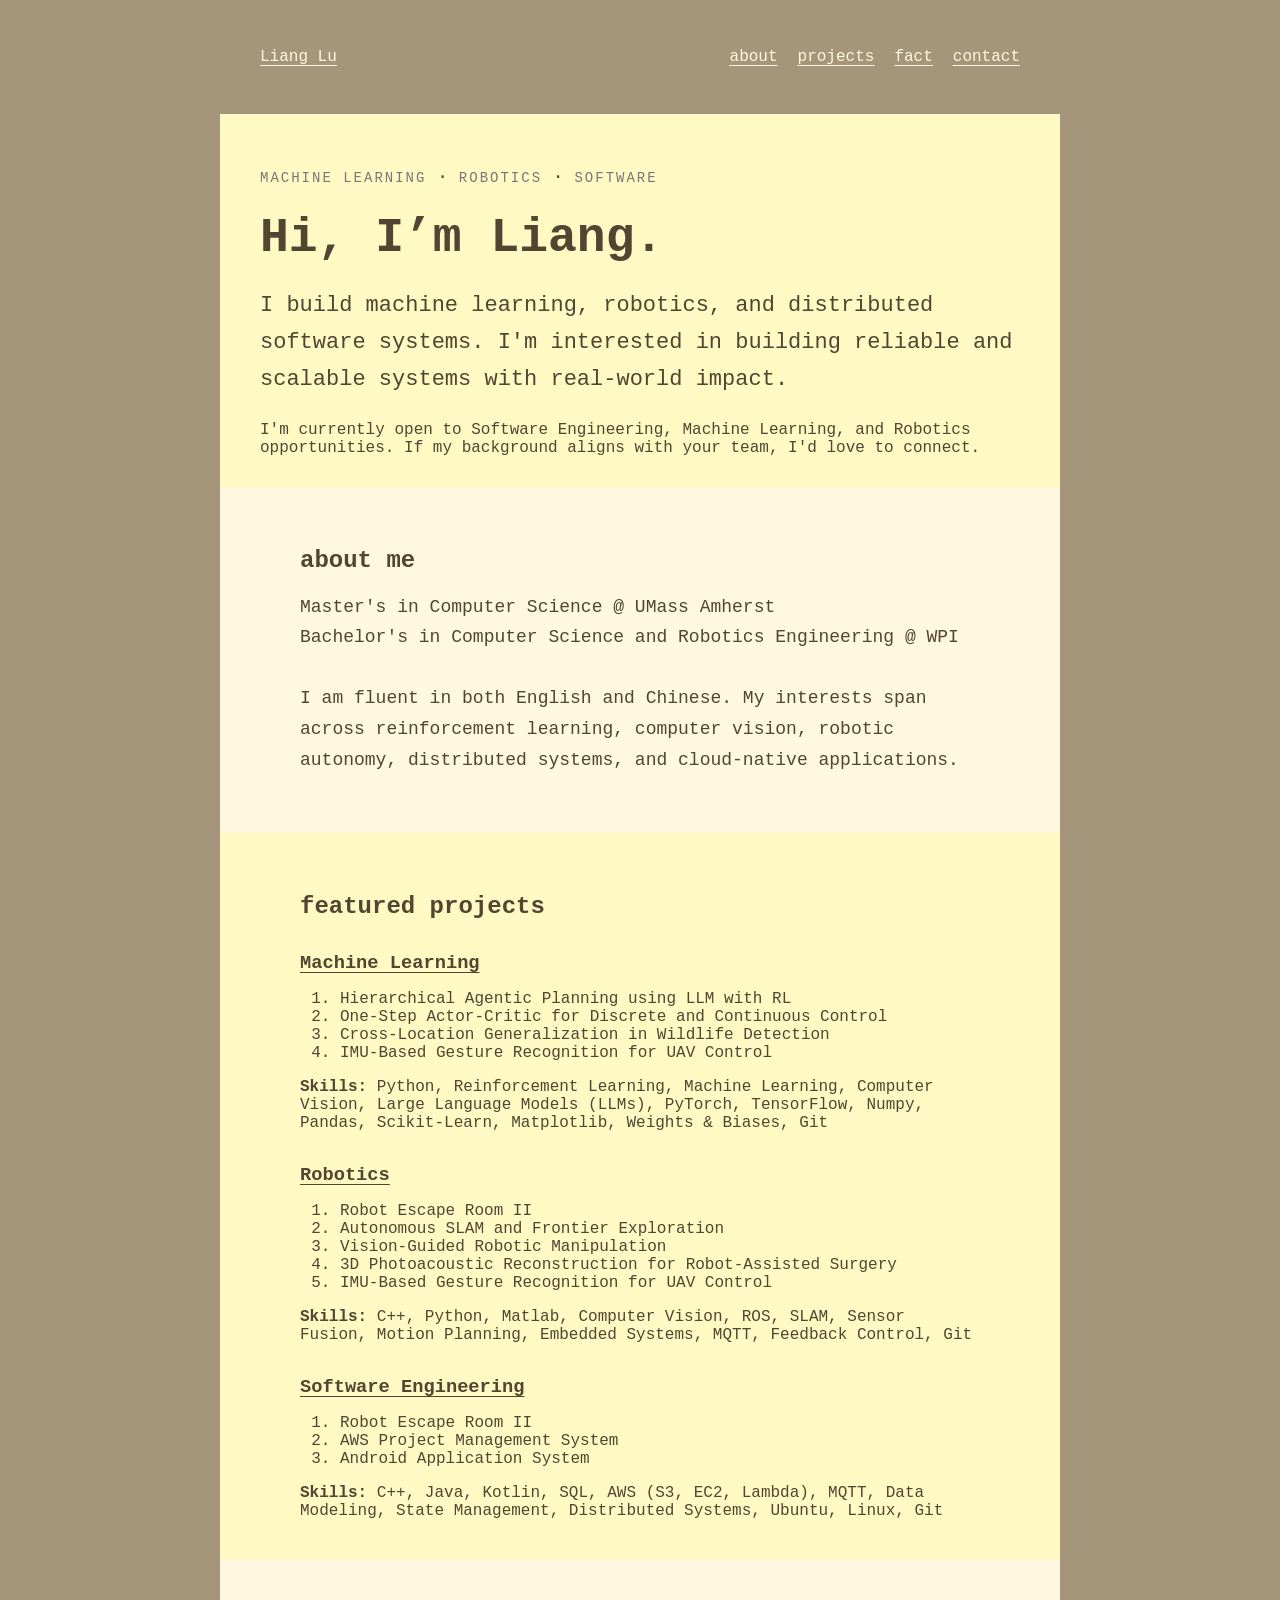
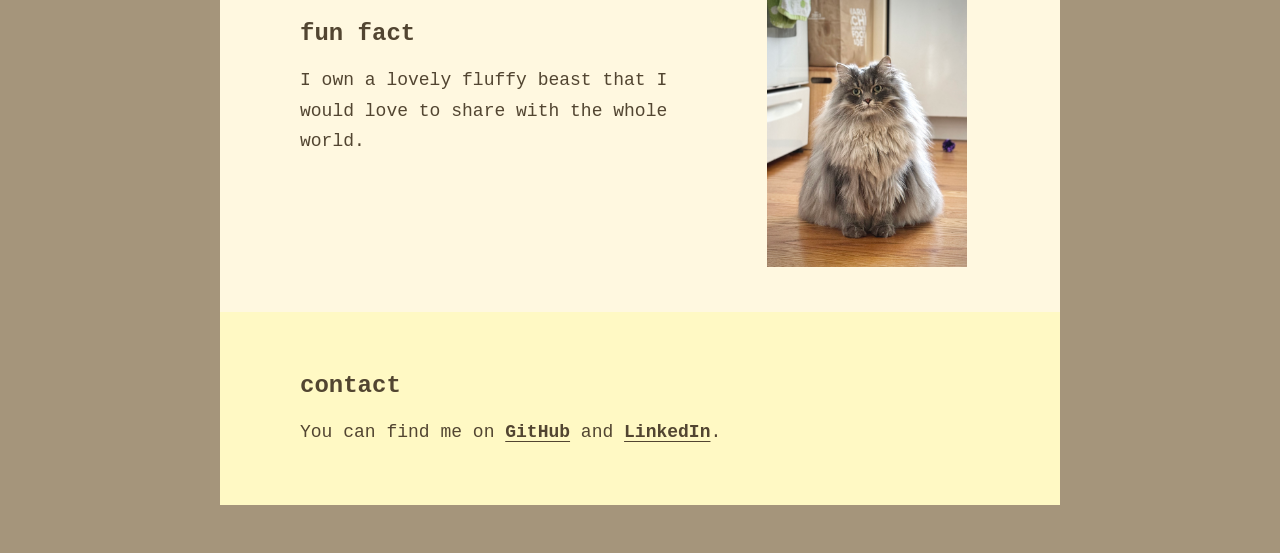
<file: index.html>
<!DOCTYPE html>
<html lang="en">

<head>
    <meta charset="UTF-8" />
    <meta name="viewport" content="width=device-width, initial-scale=1.0" />
    <link rel="icon" type="image/png" href="image/favicon.png">
    <title>Liang Lu</title>
    <link rel="stylesheet" href="static/style.css" />
</head>

<body>
    <main class="container">

        <nav class="nav">
            <a class="nav-links" href="index.html" class="logo">Liang Lu</a>

            <div class="nav-links">
                <a class="nav-links" href="#about">about</a>
                <a class="nav-links" href="#projects">projects</a>
                <a class="nav-links" href="#fact">fact</a>
                <a class="nav-links" href="#contact">contact</a>
            </div>
        </nav>

        <section class="hero section-dark">
            <p class="small-text">
                <a href="ml.html">machine learning</a>
                ·
                <a href="robotics.html">robotics</a>
                ·
                <a href="sde.html">software</a>
            </p>
            <h1>Hi, I’m Liang.</h1>

            <p class="intro">
                I build machine learning, robotics, and distributed software systems.
                I'm interested in building reliable and scalable systems with real-world impact.
            </p>
            <article>
                I'm currently open to Software Engineering, Machine Learning, and Robotics opportunities. If my
                background aligns with your team, I'd love to connect.
            </article>
        </section>

        <section id="about" class="section section-light">
            <h2>about me</h2>

            <p>
                Master's in Computer Science @ UMass Amherst</br>
                Bachelor's in Computer Science and Robotics Engineering @ WPI</br></br>
                I am fluent in both English and Chinese. My interests span across reinforcement learning, computer
                vision, robotic autonomy, distributed systems, and cloud-native applications.
            </p>
        </section>

        <section id="projects" class="section section-dark">
            <h2>featured projects</h2>

            <article class="main-project">
                <h3>
                    <a class="social-links" href="ml.html">Machine Learning</a>
                </h3>
                <ol>
                    <li>Hierarchical Agentic Planning using LLM with RL </li>
                    <li>One-Step Actor-Critic for Discrete and Continuous Control </li>
                    <li>Cross-Location Generalization in Wildlife Detection </li>
                    <li>IMU-Based Gesture Recognition for UAV Control</li>
                </ol>
                <skills><b>Skills:</b> Python, Reinforcement Learning, Machine Learning, Computer Vision, Large Language
                    Models
                    (LLMs), PyTorch, TensorFlow, Numpy, Pandas, Scikit-Learn, Matplotlib, Weights & Biases, Git</skills>
            </article>

            <article class="main-project">
                <h3>
                    <a class="social-links" href="robotics.html">Robotics</a>
                </h3>
                <ol>
                    <li>Robot Escape Room II </li>
                    <li>Autonomous SLAM and Frontier Exploration</li>
                    <li>Vision-Guided Robotic Manipulation</li>
                    <li>3D Photoacoustic Reconstruction for Robot-Assisted Surgery</li>
                    <li>IMU-Based Gesture Recognition for UAV Control</li>
                </ol>
                <skills><b>Skills:</b> C++, Python, Matlab, Computer Vision, ROS, SLAM, Sensor Fusion, Motion Planning,
                    Embedded Systems, MQTT, Feedback Control, Git</skills>
            </article>

            <article class="main-project">
                <h3>
                    <a class="social-links" href="sde.html">Software Engineering</a>
                </h3>
                <ol>
                    <li>Robot Escape Room II </li>
                    <li>AWS Project Management System</li>
                    <li>Android Application System</li>
                </ol>
                <skills><b>Skills:</b> C++, Java, Kotlin, SQL, AWS (S3, EC2, Lambda), MQTT, Data Modeling, State
                    Management,
                    Distributed Systems, Ubuntu, Linux, Git</skills>
            </article>

        </section>

        <section id="fact" class="section section-light">
            <div class="two-c-section">
                <div class="section-left">
                    <h2>fun fact</h2>
                    <p>
                        I own a lovely fluffy beast that I would love to share with the whole world.
                    </p>
                </div>
                <div class="section-right">
                    <img src="image/arcu.jpg" alt="Arcu Lu">
                </div>
            </div>
        </section>

        <section id="contact" class="section section-dark">
            <h2>contact</h2>

            <p>
                You can find me on
                <a class="social-links" href="https://github.com/LiangL2020">GitHub</a> and
                <a class="social-links" href="https://www.linkedin.com/in/lu-liang-zzz">LinkedIn</a>.
            </p>
        </section>

    </main>
</body>

</html>
</file>
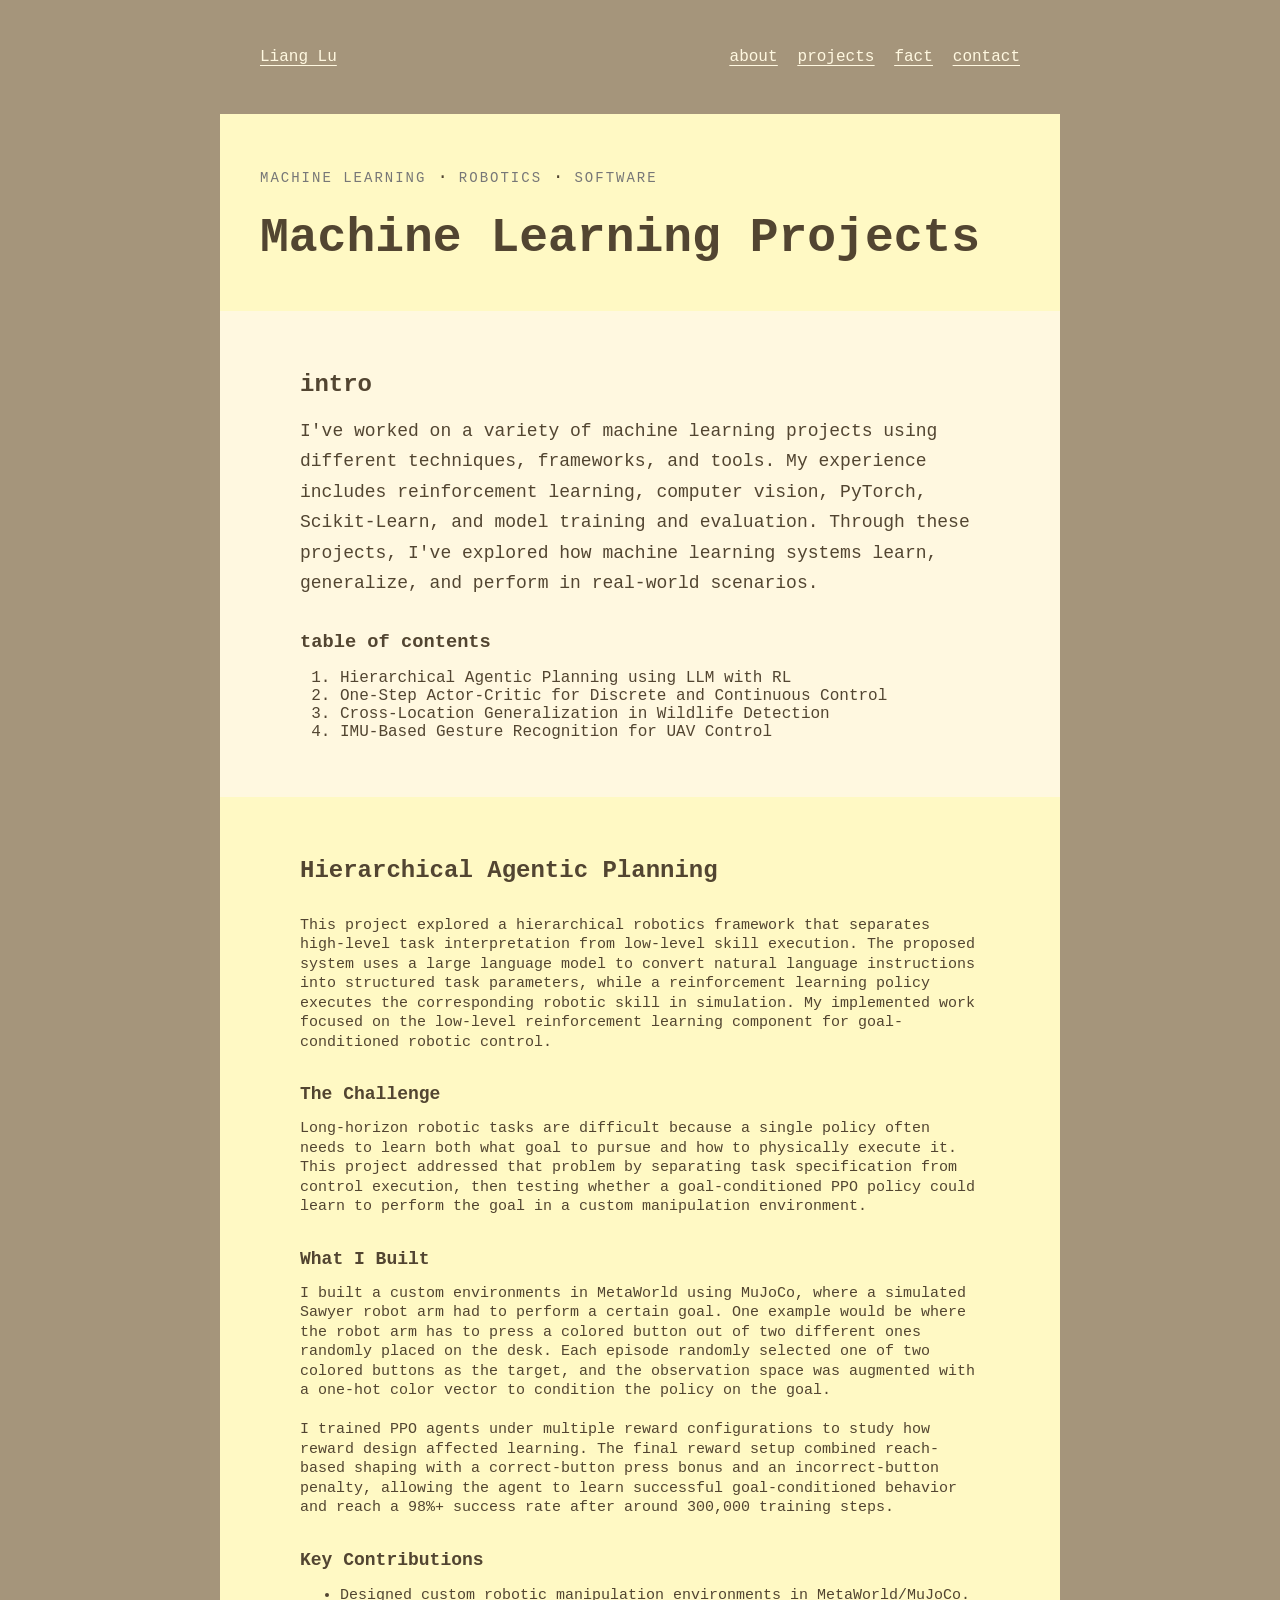
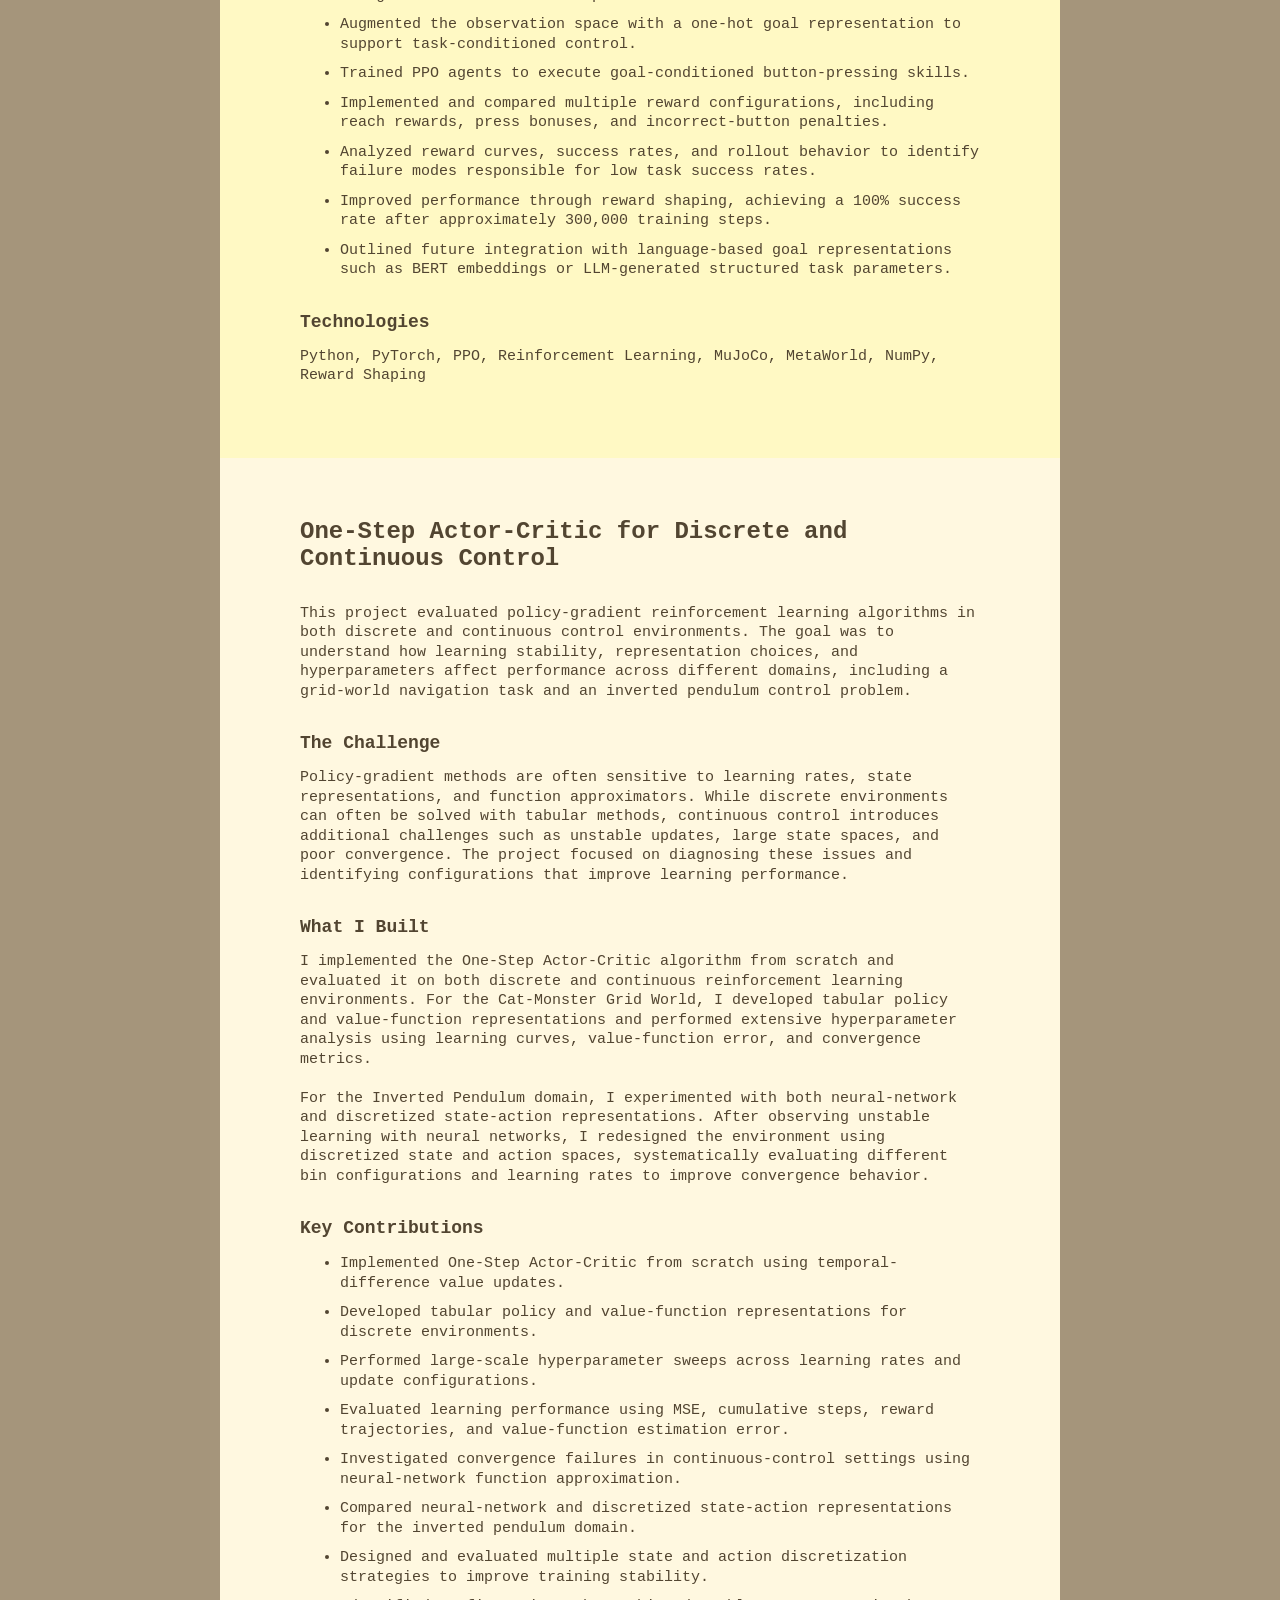
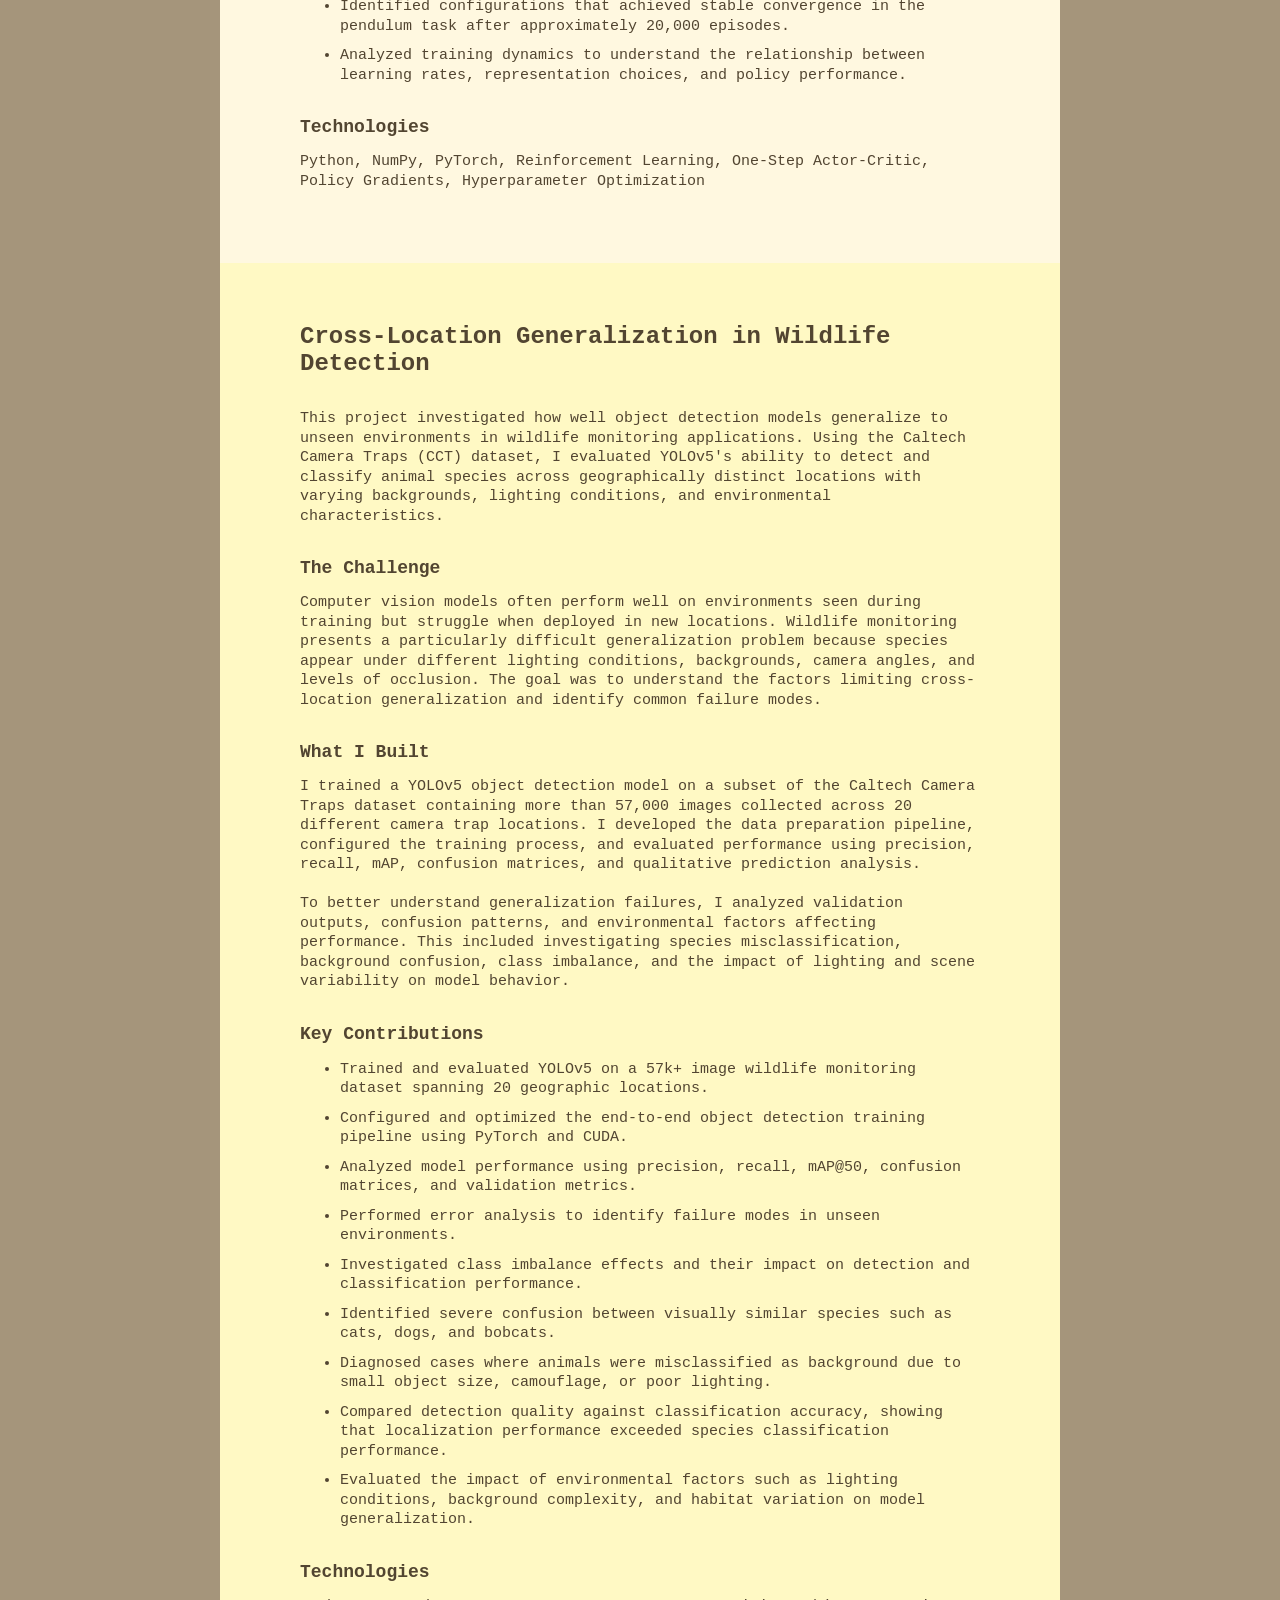
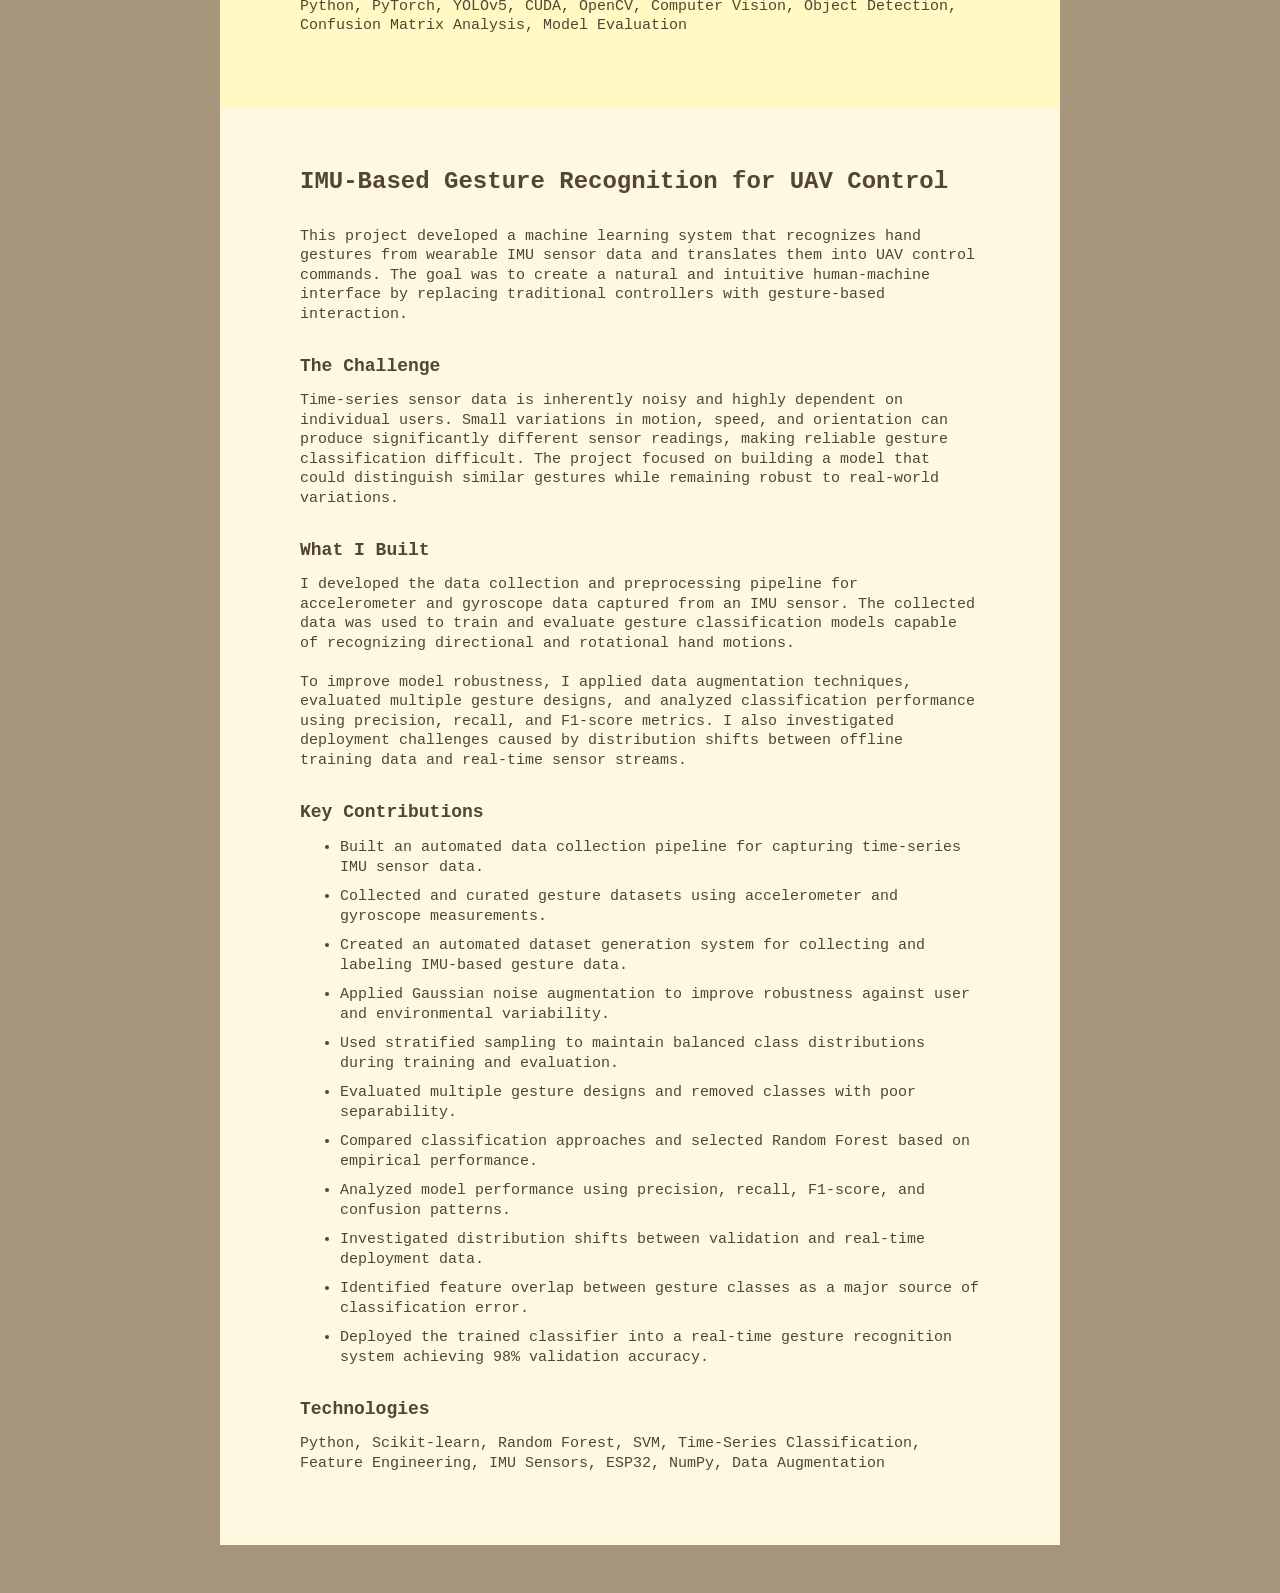
<file: ml.html>
<!DOCTYPE html>
<html lang="en">

<head>
    <meta charset="UTF-8" />
    <meta name="viewport" content="width=device-width, initial-scale=1.0" />
    <link rel="icon" type="image/png" href="image/favicon.png">
    <title>LL Machine Learning</title>
    <link rel="stylesheet" href="static/style.css" />

    <script src="static/projects.js"></script>
    <script src="static/page.js"></script>
</head>

<body>
    <main class="container">
        <nav class="nav">
            <a class="nav-links" href="index.html" class="logo">Liang Lu</a>

            <div class="nav-links">
                <a class="nav-links" href="index.html#about">about</a>
                <a class="nav-links" href="index.html#projects">projects</a>
                <a class="nav-links" href="index.html#fact">fact</a>
                <a class="nav-links" href="index.html#contact">contact</a>
            </div>
        </nav>

        <section class="hero section-dark">
            <p class="small-text">
                <a href="ml.html">machine learning</a>
                ·
                <a href="robotics.html">robotics</a>
                ·
                <a href="sde.html">software</a>
            </p>
            <h1>Machine Learning Projects</h1>
        </section>

        <section id="ml-intro" class="section section-light">
            <h2>intro</h2>
            <p>
                I've worked on a variety of machine learning projects using different techniques, frameworks, and tools.
                My experience includes reinforcement learning, computer vision, PyTorch, Scikit-Learn, and model
                training and evaluation. Through these projects, I've explored how machine learning systems learn,
                generalize, and perform in real-world scenarios.
            </p>

            <h3>table of contents</h3>
            <ol>
                <li><a class="project-links" href="#ml-agentic-planning">Hierarchical Agentic Planning using LLM with
                        RL</a></li>
                <li><a class="project-links" href="#ml-rl-control">One-Step Actor-Critic for Discrete and Continuous Control</a></li>
                <li><a class="project-links" href="#ml-wildlife-monitor">Cross-Location Generalization in Wildlife Detection</a></li>
                <li><a class="project-links" href="#ml-uav">IMU-Based Gesture Recognition for UAV Control</a></li>
            </ol>
        </section>

        <div id="projects-container"></div>
        <script>
            renderProjects("ml");
        </script>

    </main>
</body>

</html>
</file>
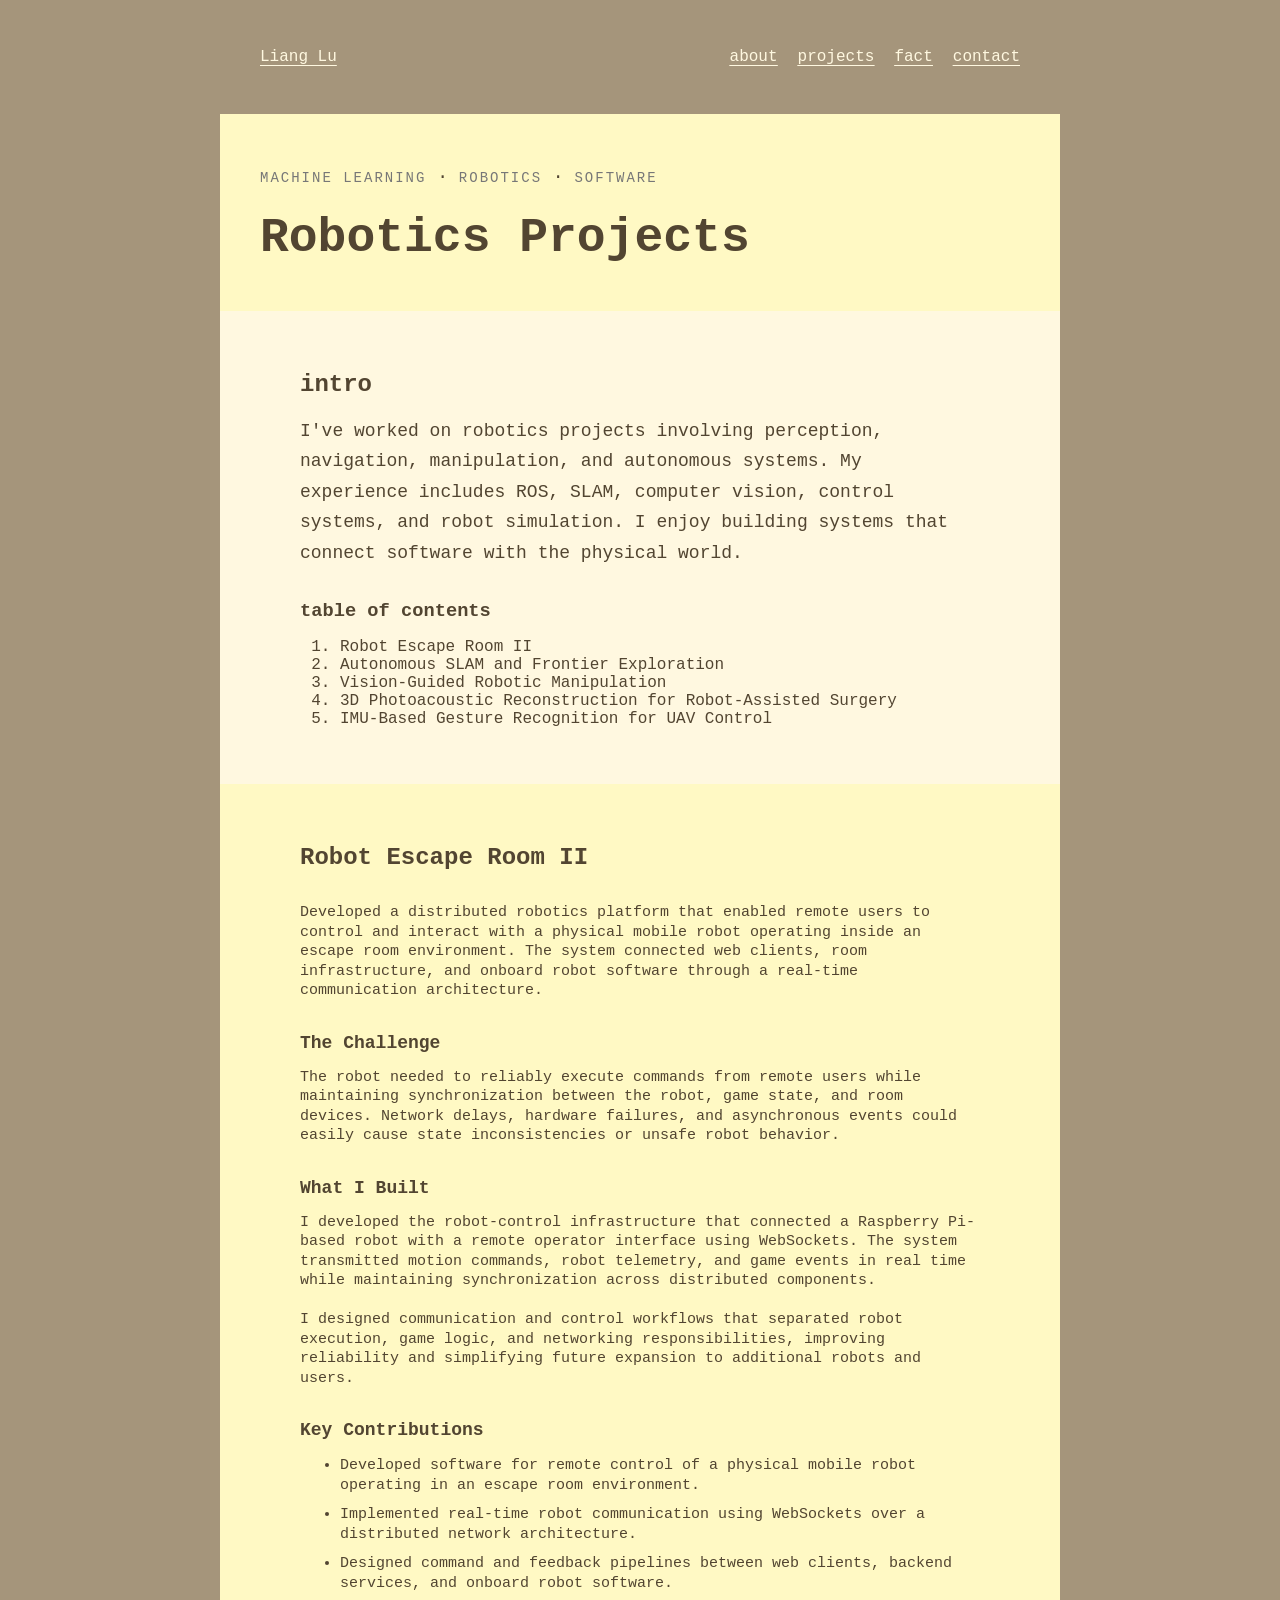
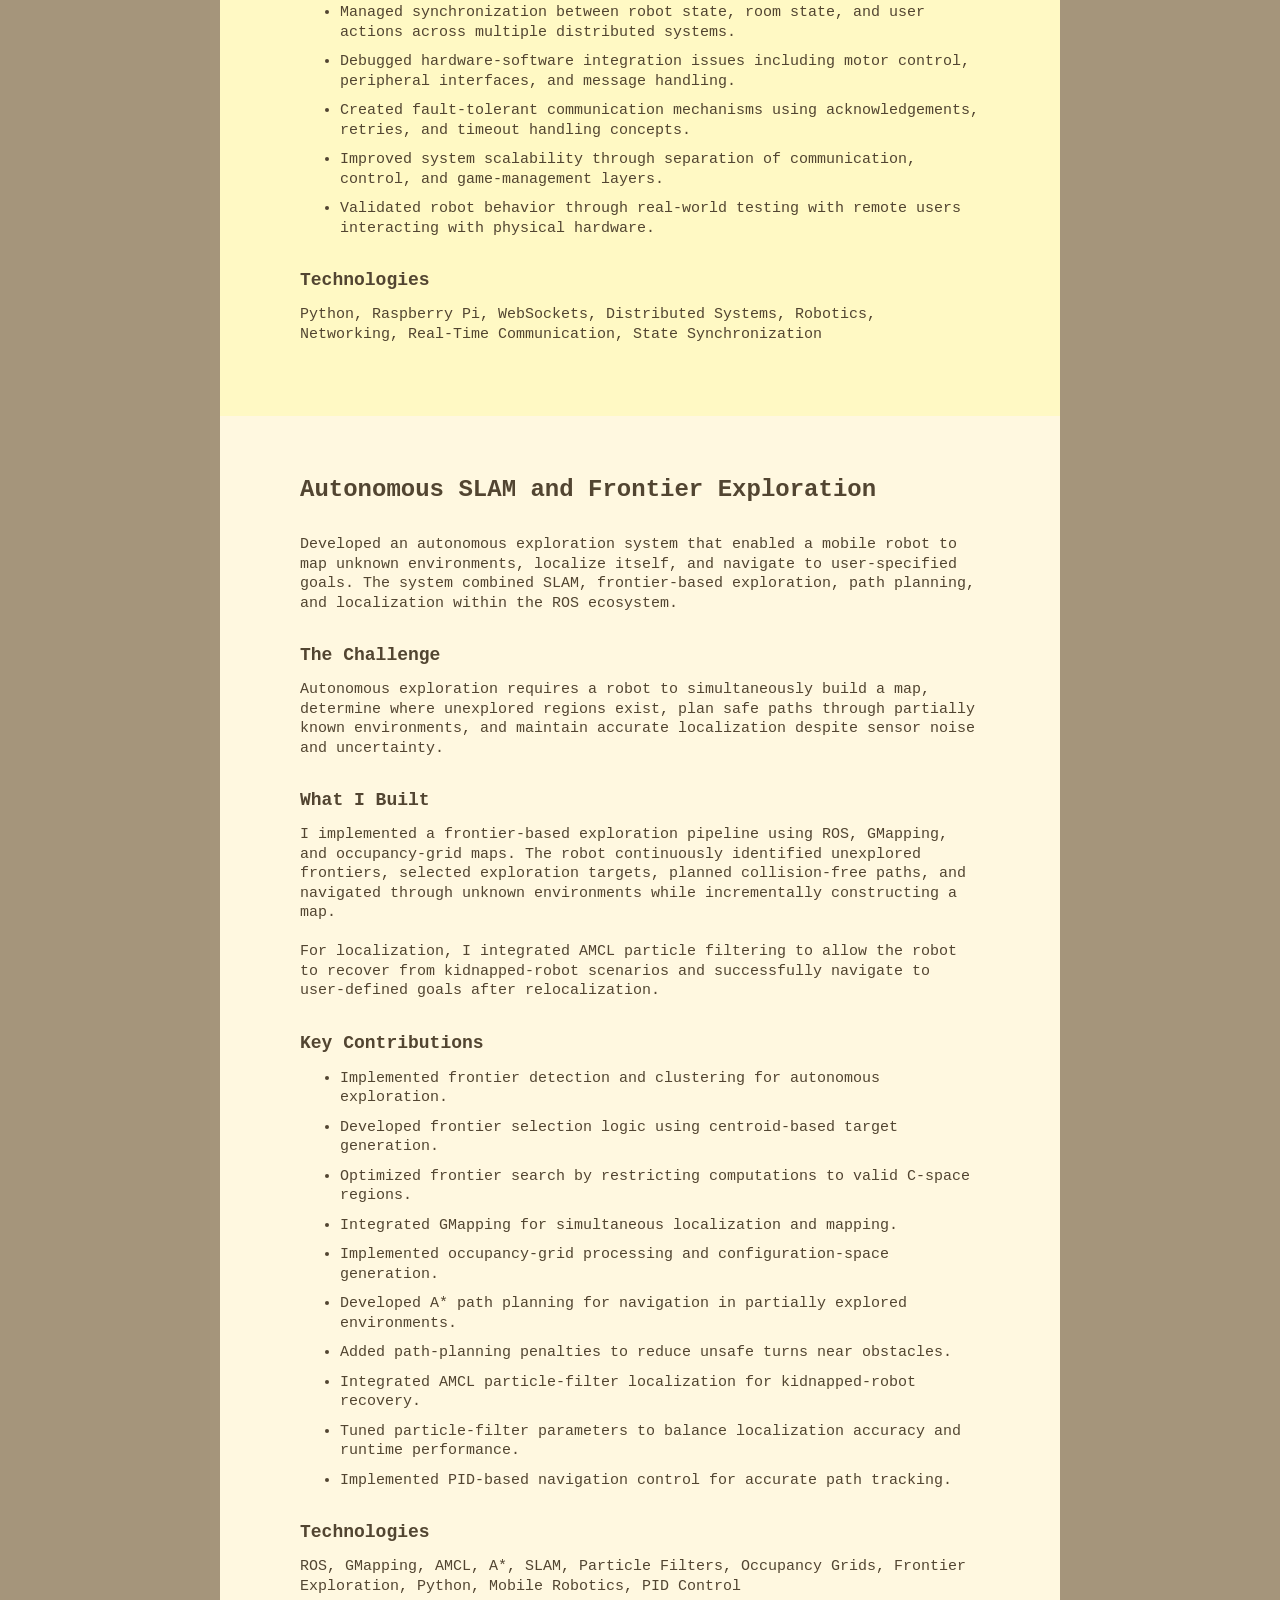
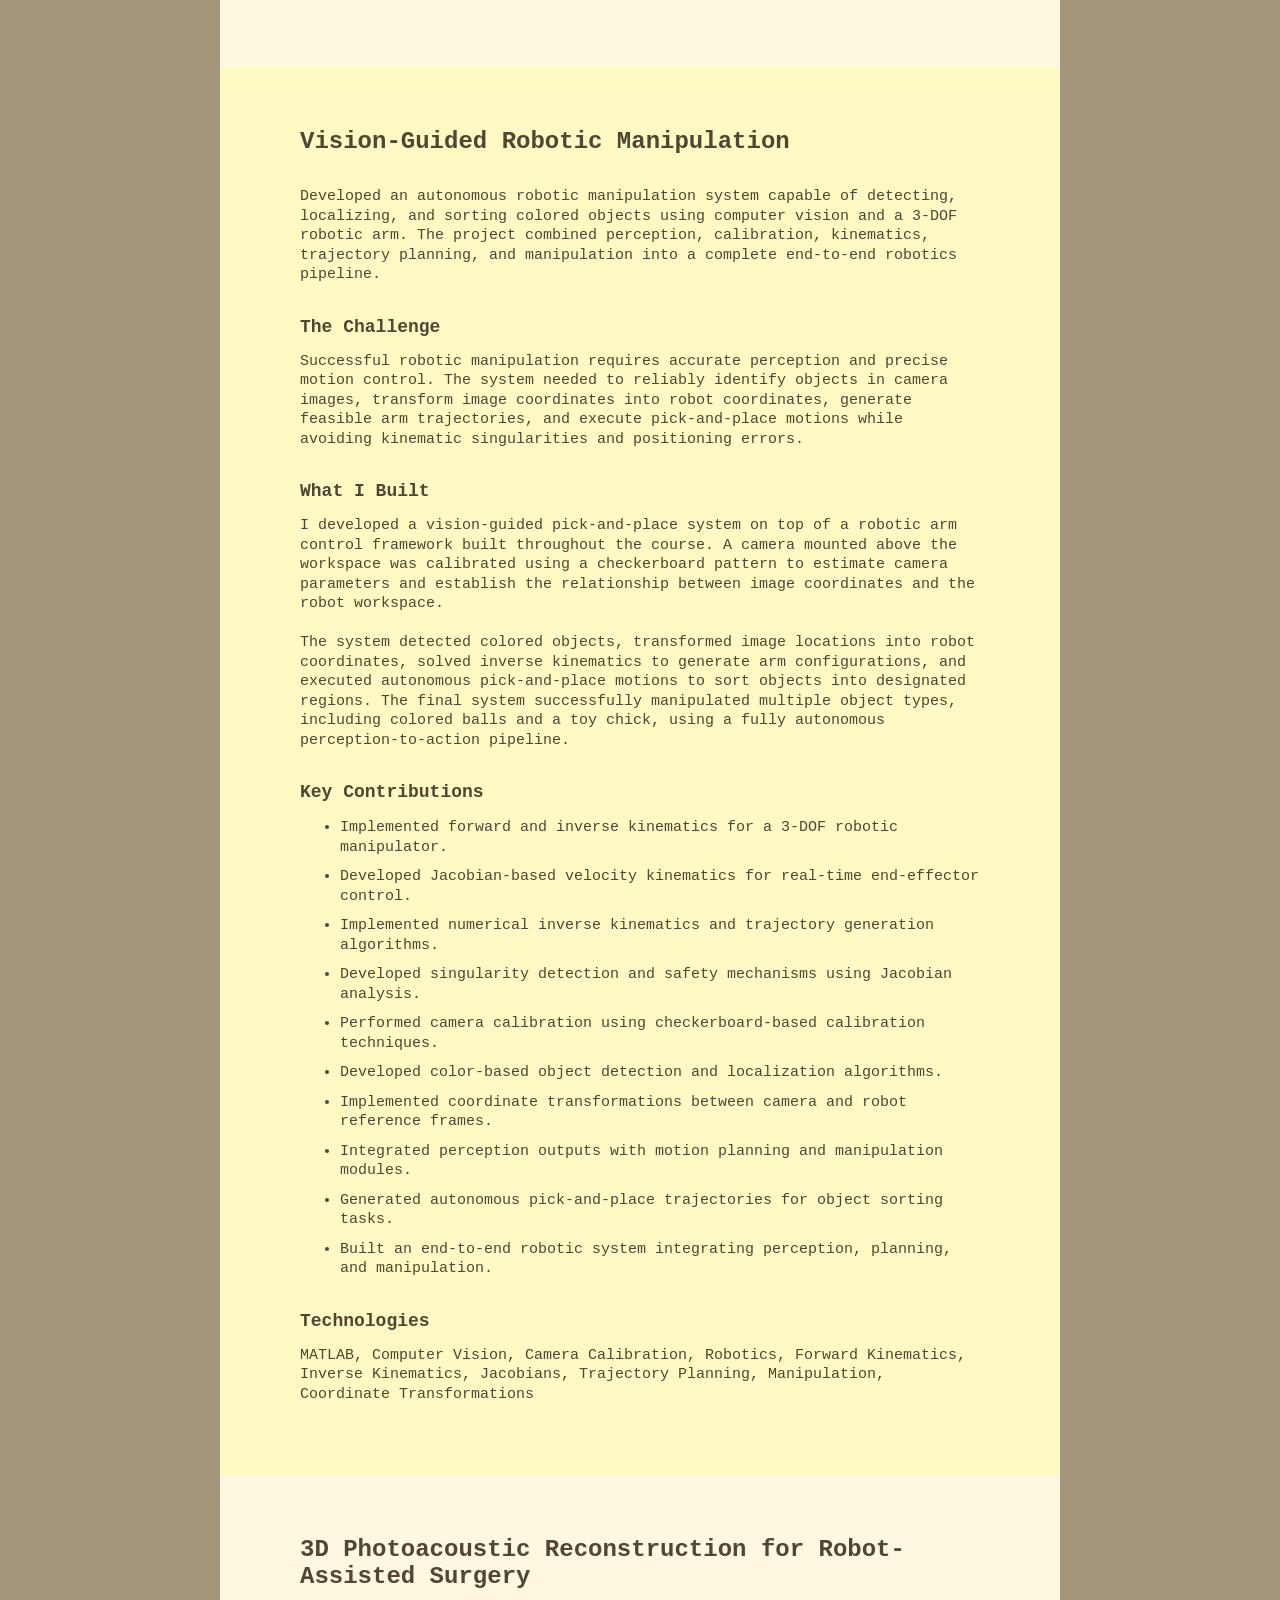
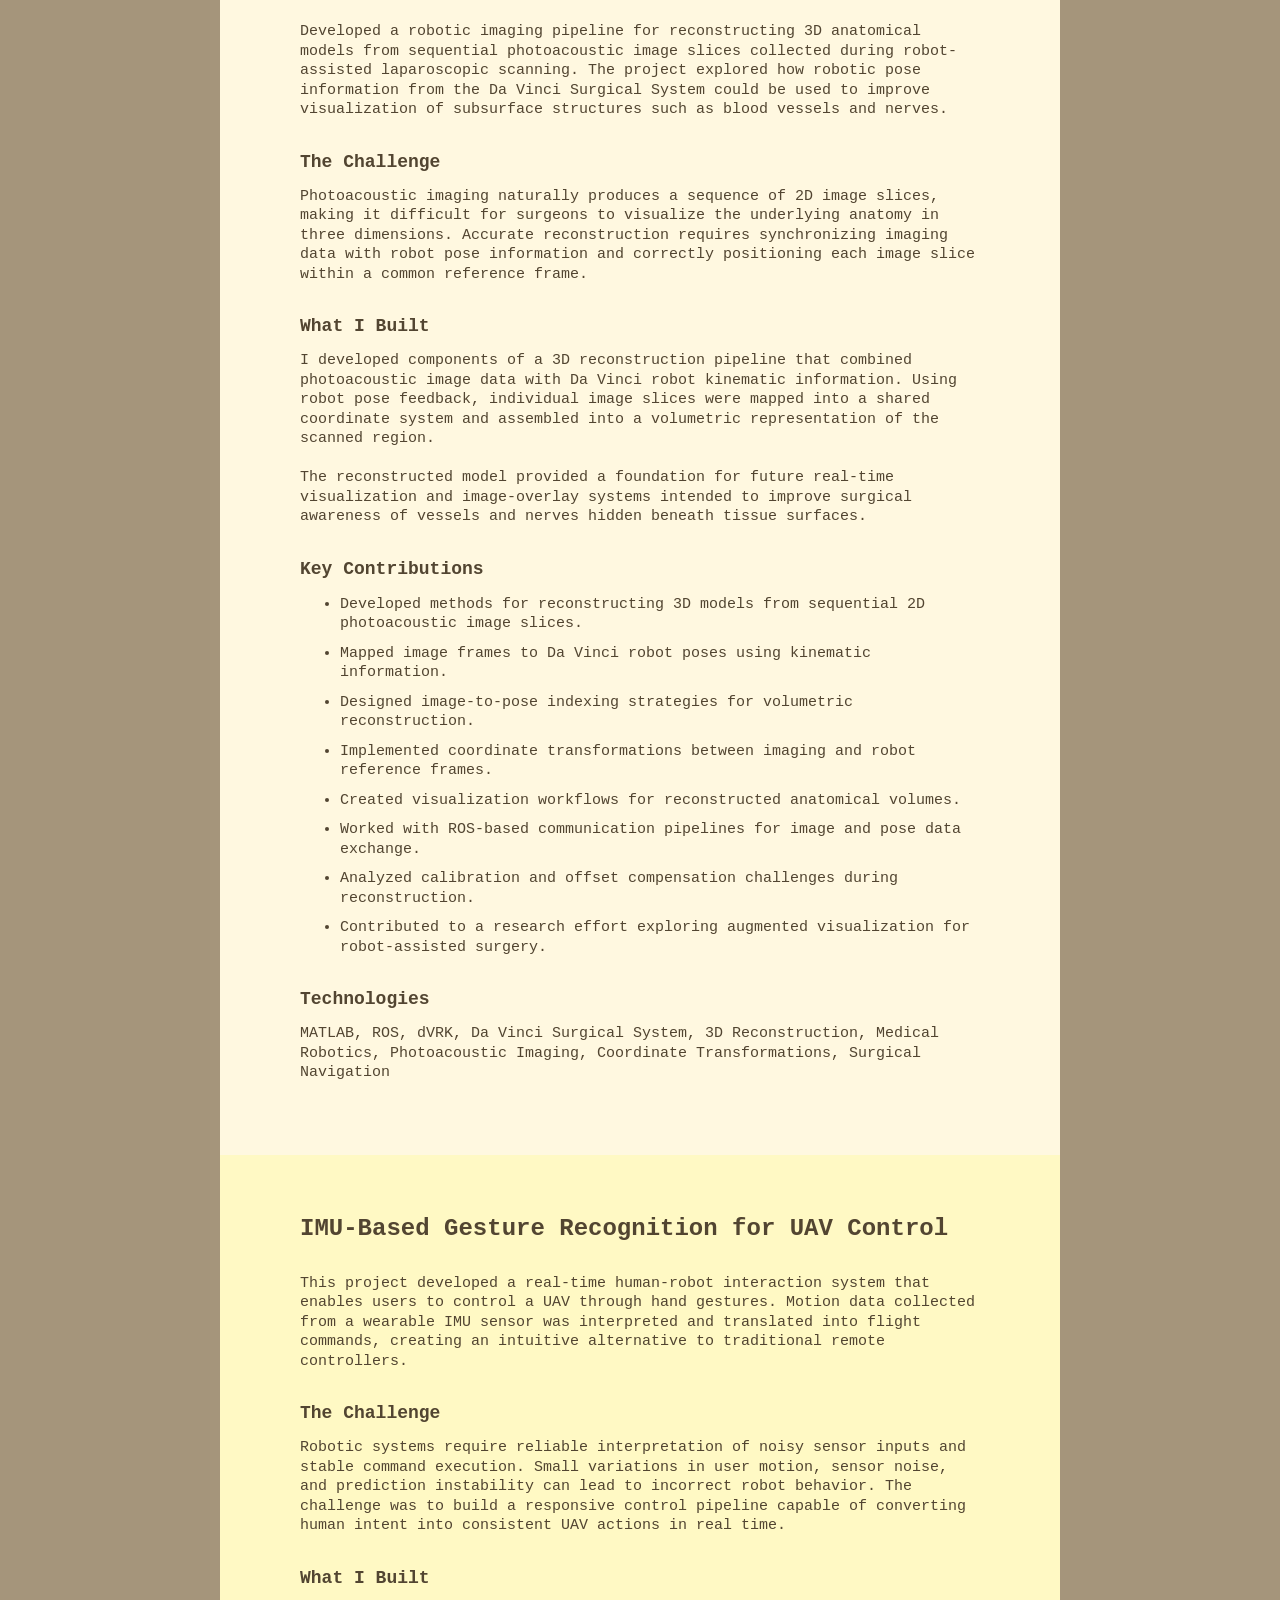
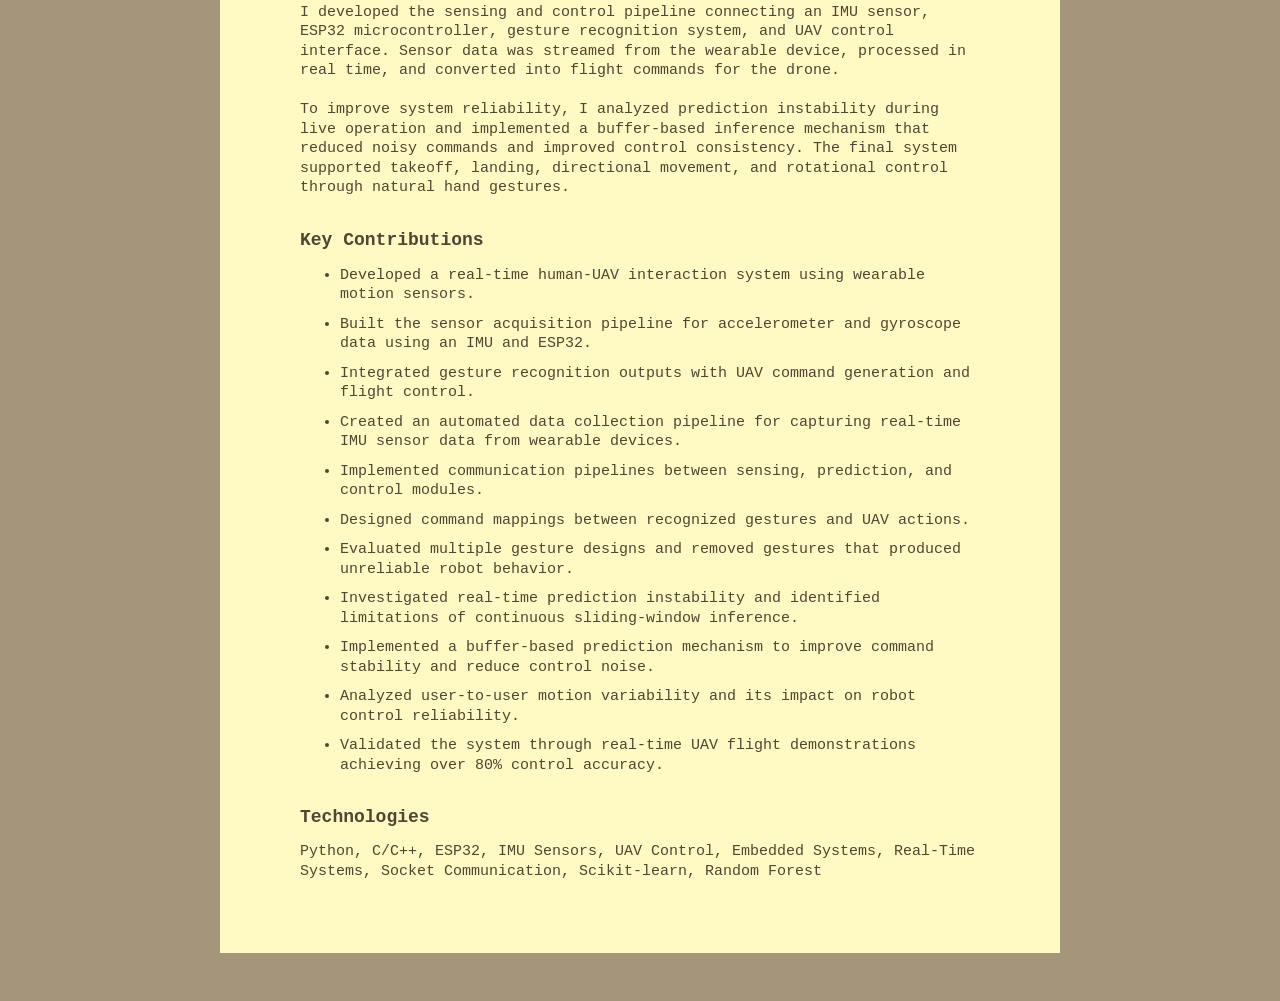
<file: robotics.html>
<!DOCTYPE html>
<html lang="en">

<head>
    <meta charset="UTF-8" />
    <meta name="viewport" content="width=device-width, initial-scale=1.0" />
    <link rel="icon" type="image/png" href="image/favicon.png">
    <title>LL Robotics</title>
    <link rel="stylesheet" href="static/style.css" />

    <script src="static/projects.js"></script>
    <script src="static/page.js"></script>
</head>

<body>
    
    <main class="container">
        <nav class="nav">
            <a class="nav-links" href="index.html" class="logo">Liang Lu</a>

            <div class="nav-links">
                <a class="nav-links" href="index.html#about">about</a>
                <a class="nav-links" href="index.html#projects">projects</a>
                <a class="nav-links" href="index.html#fact">fact</a>
                <a class="nav-links" href="index.html#contact">contact</a>
            </div>
        </nav>

        <section class="hero section-dark">
            <p class="small-text">
                <a href="ml.html">machine learning</a>
                ·
                <a href="robotics.html">robotics</a>
                ·
                <a href="sde.html">software</a>
            </p>
            <h1>Robotics Projects</h1>
        </section>

        <section id="robotics-intro" class="section section-light">
            <h2>intro</h2>
            <p>
                I've worked on robotics projects involving perception, navigation, manipulation, and autonomous systems. My experience includes ROS, SLAM, computer vision, control systems, and robot simulation. I enjoy building systems that connect software with the physical world.
            </p>

            <h3>table of contents</h3>
            <ol> 
                <li><a class="project-links" href="#rb-escape-room">Robot Escape Room II</a></li>
                <li><a class="project-links" href="#rb-slam-exploration">Autonomous SLAM and Frontier Exploration</a></li>
                <li><a class="project-links" href="#rb-vision-guided-manipulation">Vision-Guided Robotic Manipulation</a></li>
                <li><a class="project-links" href="#rb-photo-lapar">3D Photoacoustic Reconstruction for Robot-Assisted Surgery</a></li>
                <li><a class="project-links" href="#rb-uav">IMU-Based Gesture Recognition for UAV Control</a></li>
            </ol>
        </section>

        <div id="projects-container"></div>
        <script>
            renderProjects("robotics");
        </script>

    </main>
</body>

</html>
</file>
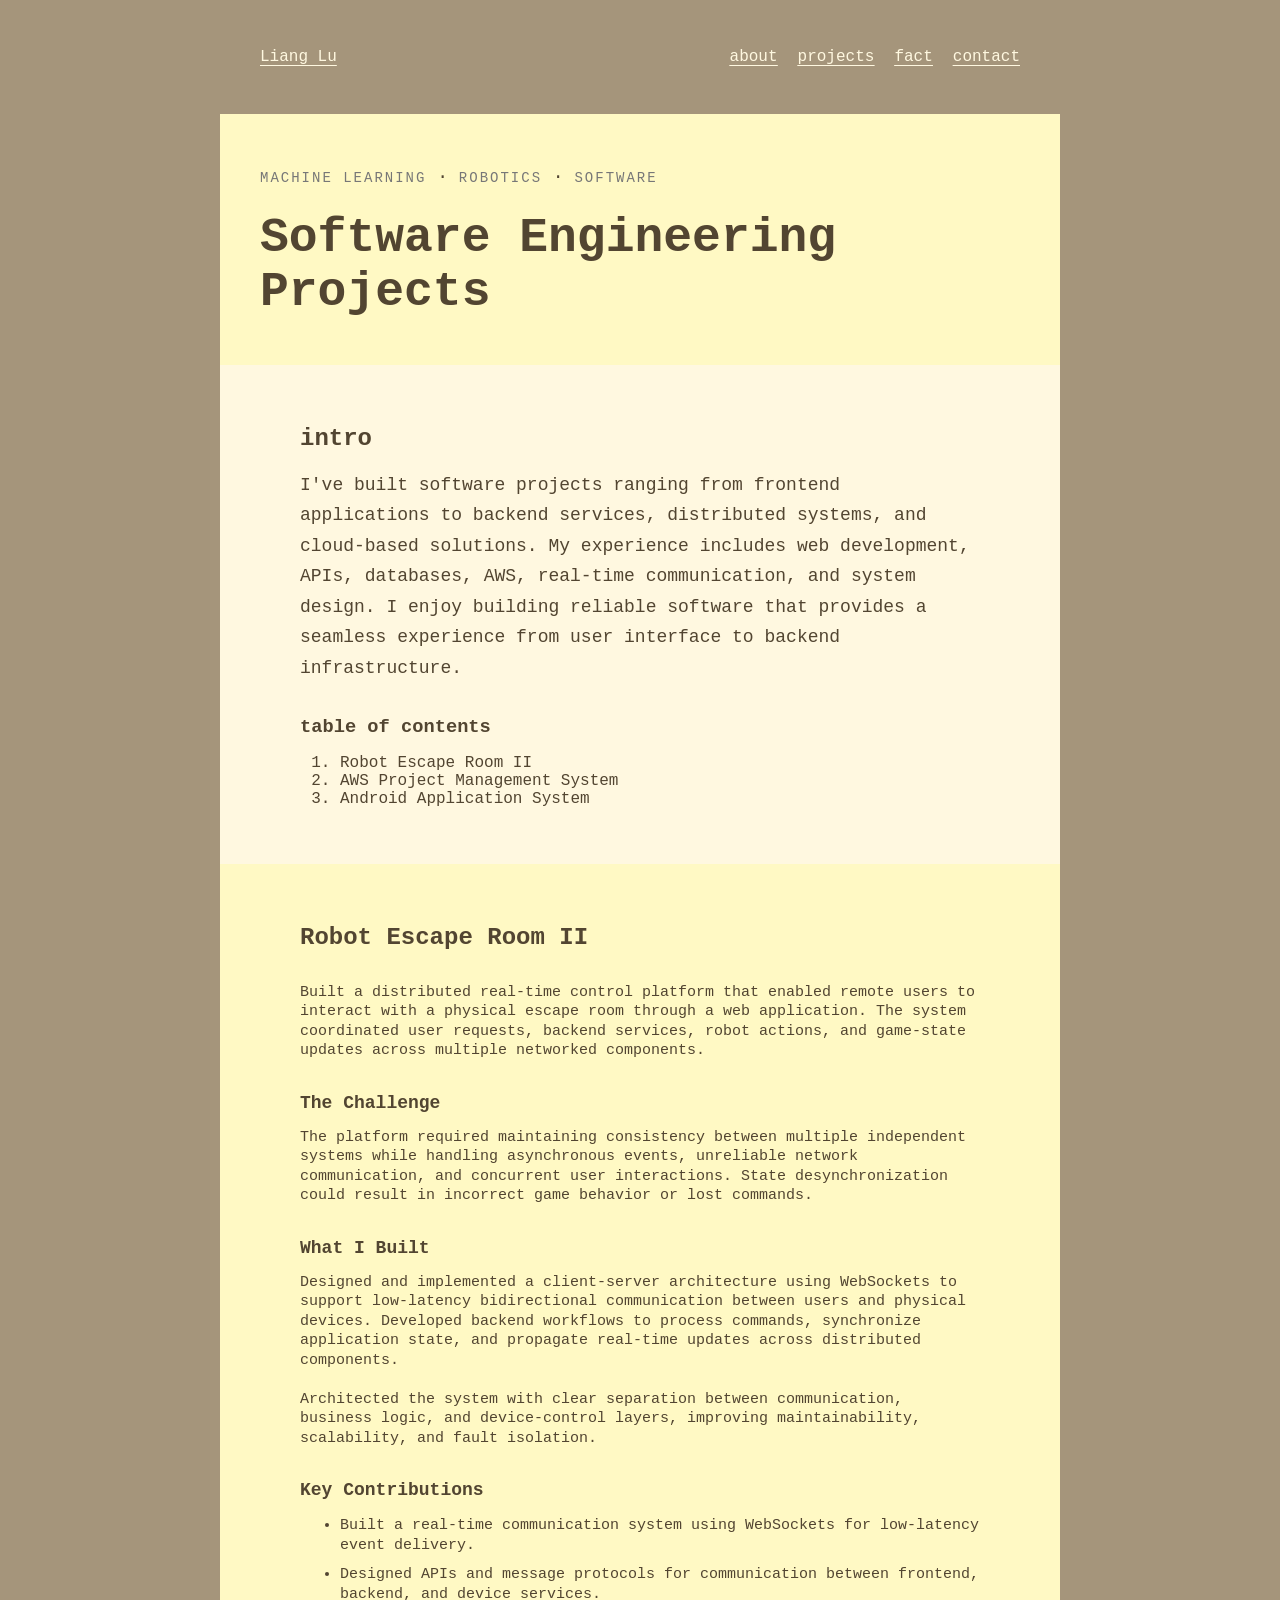
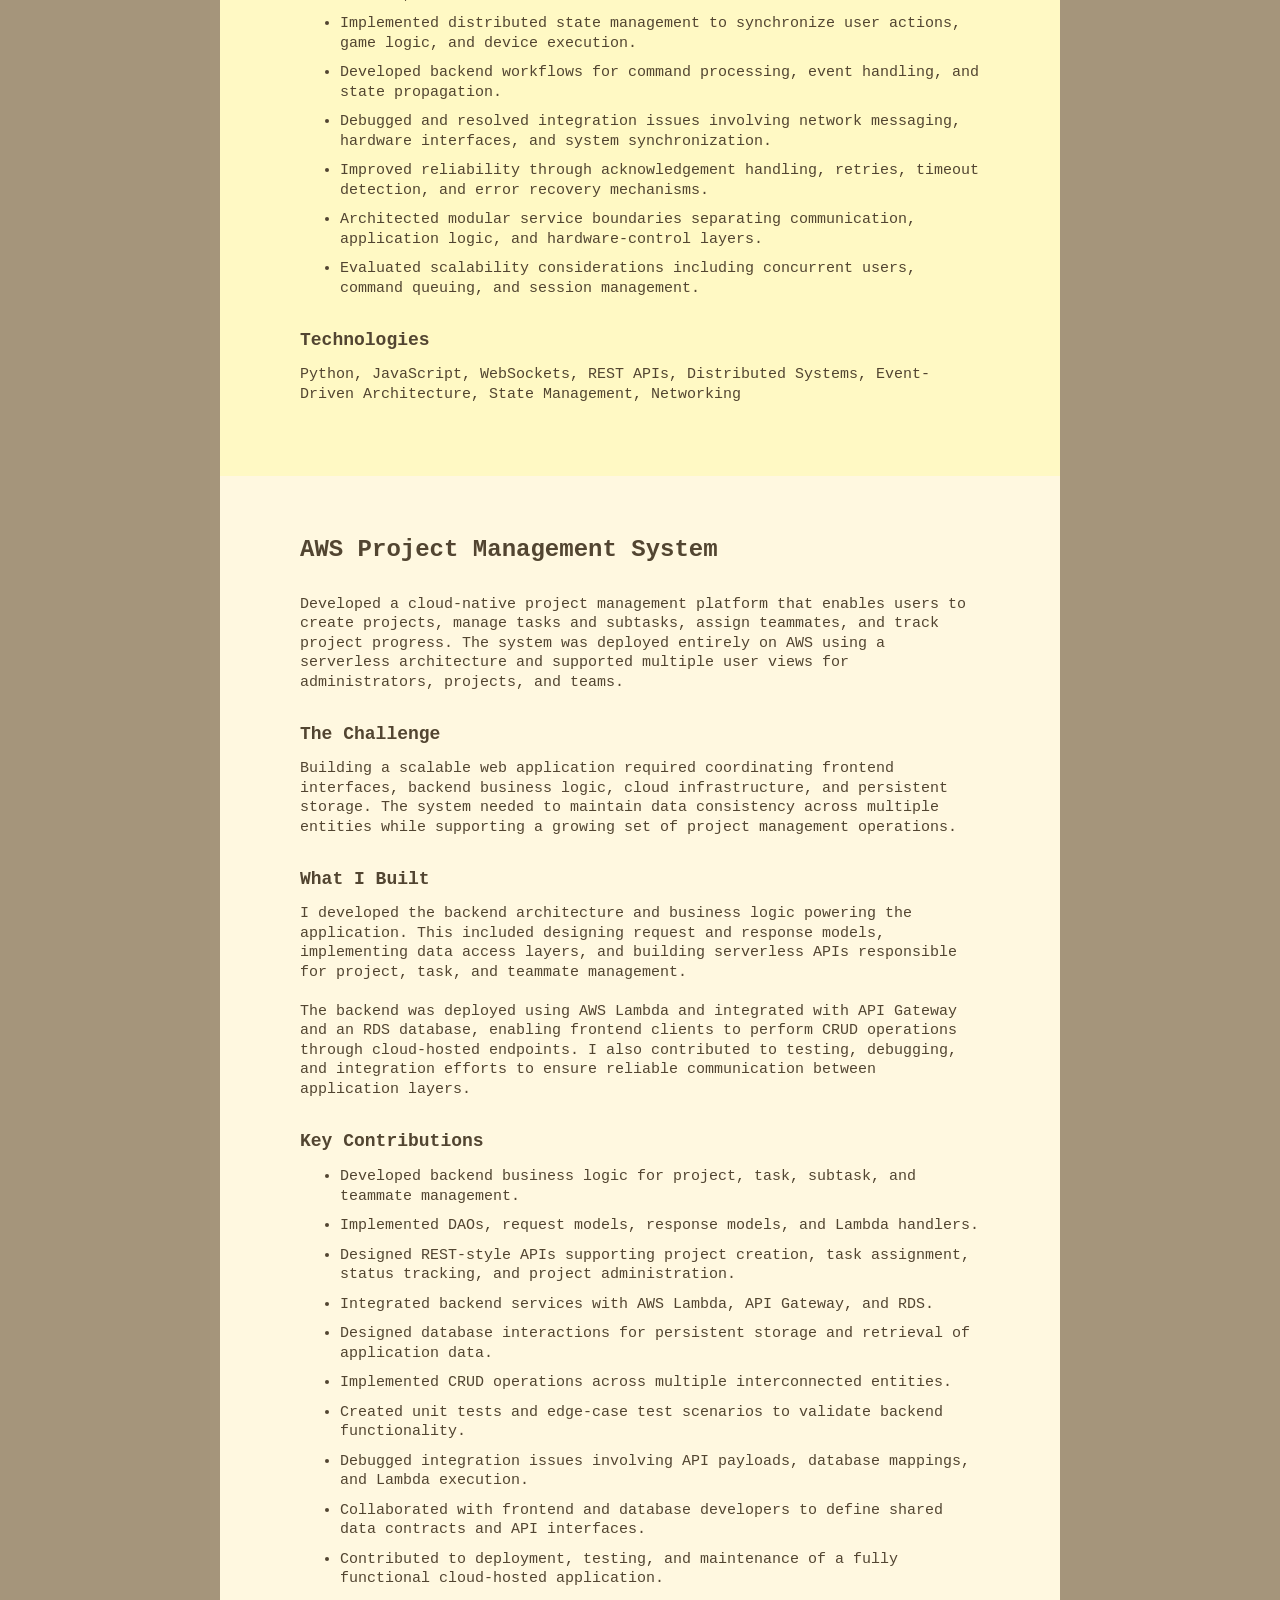
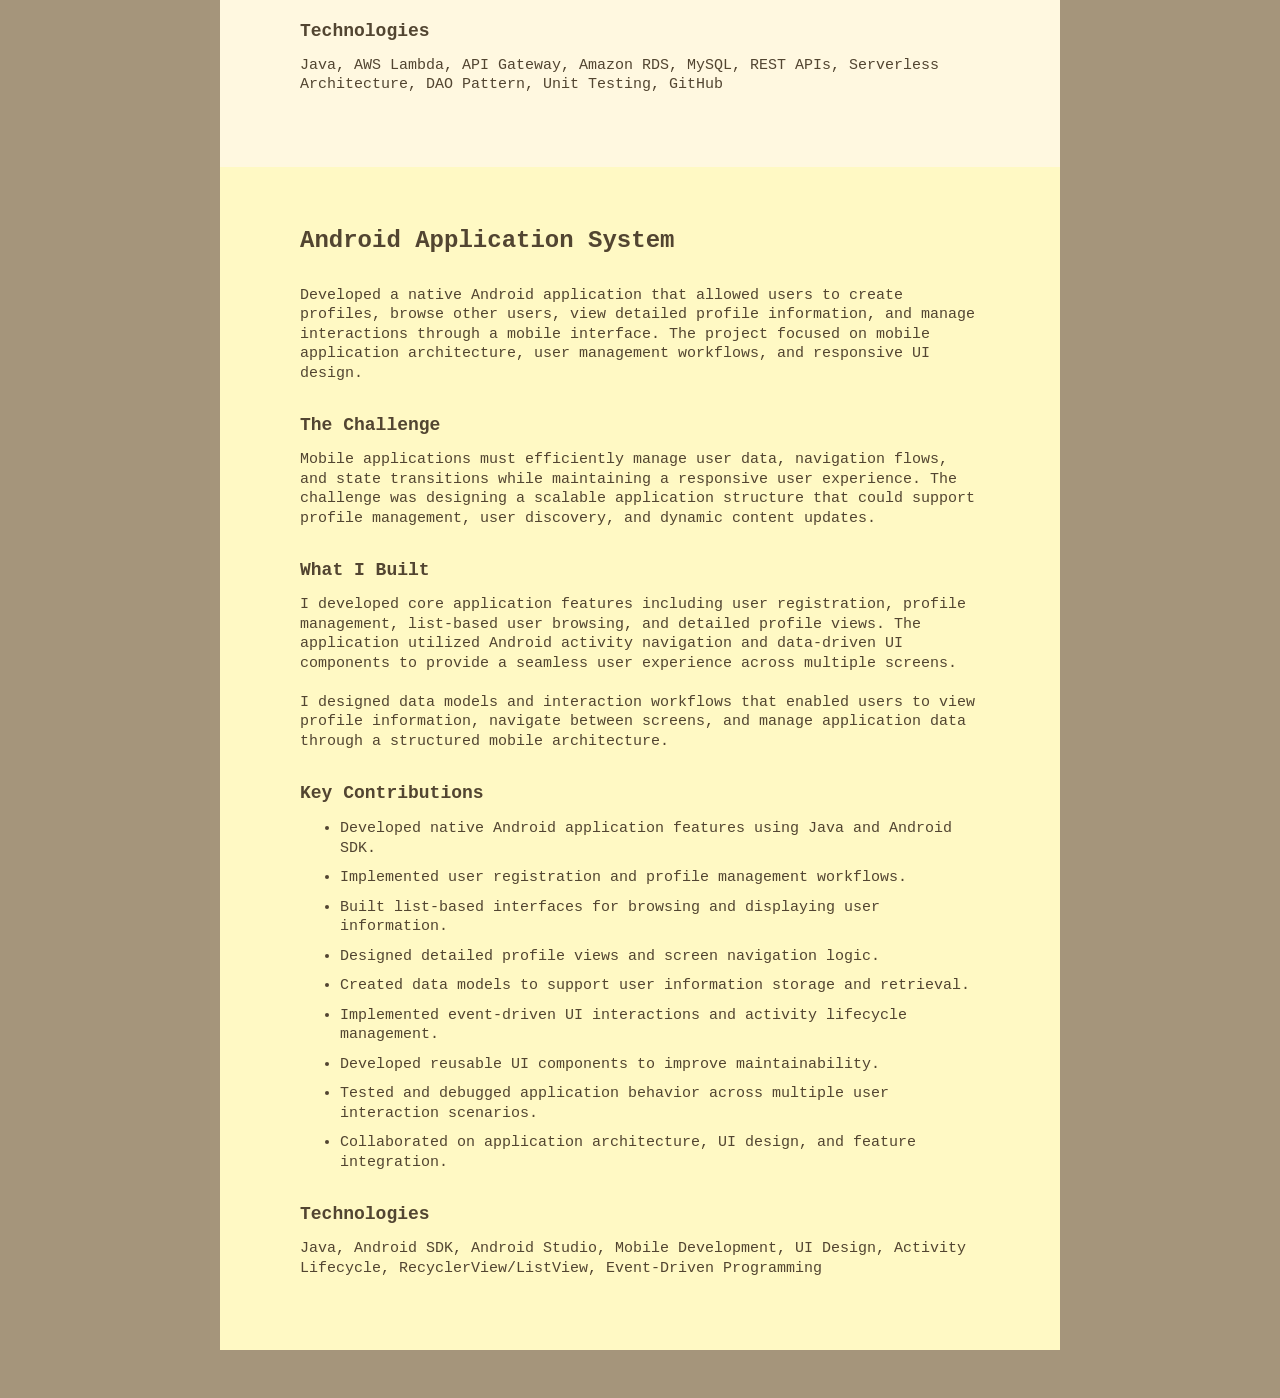
<file: sde.html>
<!DOCTYPE html>
<html lang="en">

<head>
    <meta charset="UTF-8" />
    <meta name="viewport" content="width=device-width, initial-scale=1.0" />
    <link rel="icon" type="image/png" href="image/favicon.png">
    <title>LL Software Engineering</title>
    <link rel="stylesheet" href="static/style.css" />

    <script src="static/projects.js"></script>
    <script src="static/page.js"></script>
</head>

<body>
    <main class="container">
        <nav class="nav">
            <a class="nav-links" href="index.html" class="logo">Liang Lu</a>

            <div class="nav-links">
                <a class="nav-links" href="index.html#about">about</a>
                <a class="nav-links" href="index.html#projects">projects</a>
                <a class="nav-links" href="index.html#fact">fact</a>
                <a class="nav-links" href="index.html#contact">contact</a>
            </div>
        </nav>

        <section class="hero section-dark">
            <p class="small-text">
                <a href="ml.html">machine learning</a>
                ·
                <a href="robotics.html">robotics</a>
                ·
                <a href="sde.html">software</a>
            </p>
            <h1>Software Engineering Projects</h1>
        </section>

        <section id="sde-intro" class="section section-light">
            <h2>intro</h2>
            <p>
                I've built software projects ranging from frontend applications to backend services, distributed systems, and cloud-based solutions. My experience includes web development, APIs, databases, AWS, real-time communication, and system design. I enjoy building reliable software that provides a seamless experience from user interface to backend infrastructure.
            </p>

            <h3>table of contents</h3>
            <ol> 
                <li><a class="project-links" href="#sde-escape-room">Robot Escape Room II</a></li>
                <li><a class="project-links" href="#sde-aws">AWS Project Management System</a></li>
                <li><a class="project-links" href="#sde-android">Android Application System</a></li>
            </ol>
        </section>

        <div id="projects-container"></div>
        <script>
            renderProjects("sde");
        </script>

    </main>
</body>

</html>
</file>
<file: static/style.css>
:root {
  --beige-cream: #fff8e0;
  --dark-cream: #fff9c4;
  --light-brown: #DBD5C7;
  --dark-brown: #A5957B;
  --deep-brown: #524531; 
  --gray: #777;
}

body {
  margin: 0;
  background: var(--dark-brown);
  color: var(--deep-brown);
  /* font-family: Georgia, "Times New Roman", serif; */
  font-family: 'Courier', Courier, monospace;
}

.container {
  max-width: 760px;
  margin: 0 auto;
  padding: 48px 24px;
}

/* ========== NAVIGATION ========== */
.nav {
  display: flex;
  justify-content: space-between;
  align-items: center;
  margin-bottom: 48px;
}

.logo {
  font-weight: bold;
  text-decoration: none;
}

.nav-links {
  color: var(--beige-cream);
  text-decoration: underline;
  text-underline-offset: 4px;
  display: flex;
  gap: 20px;
}

a {
  text-decoration: underline;
  text-underline-offset: 4px;
}

a:hover {
  text-decoration: underline;
  text-underline-offset: 4px;
  color: var(--gray);
}

/* ========== HERO ========== */

.hero {
  padding: 30px 40px;
  margin: 0 -40px;
}

.small-text a {
  font-size: 14px;
  color: var(--gray);
  text-transform: uppercase;
  text-decoration: none !important;
  letter-spacing: 2px;
}

.small-text a:hover {
  font-size: 14px;
  color: var(--deep-brown);
  text-transform: uppercase;
  text-decoration: none !important;
  letter-spacing: 2px;
}

/* ========== SECTIONS ========== */
/* ===== LINKS ===== */
.social-links {
  color: var(--deep-brown);
  text-decoration: underline;
  text-underline-offset: 4px;
  font-weight: bold;
}

.project-links {
  color: var(--deep-brown);
  text-decoration: none;
  text-underline-offset: 4px;
}

/* ===== BLOCKS ===== */

.section {
  padding: 40px 80px;
  margin: 0 -40px;
}

.two-c-section {
  display: flex;
  gap: 40px;
  align-items: flex-start;
}

.section-left {
  flex: 2;
}

.section-right {
  flex: 1;
}

.section-light {
  background: var(--beige-cream);
}

.section-dark {
  background: var(--dark-cream);
}

/* ===== FONTS ===== */
h1 {
  font-size: 48px;
  margin: 16px 0;
}

h2 {
  font-size: 24px;
  margin-bottom: 16px;
}

h3 {
  margin-top: 32px;
  margin-bottom: 6px;
}

.project h3 {
  margin-bottom: 8px;
  font-size: 18px;
}

.project p {
  font-size: 15px;
  line-height: 1.3;
}

.project li{
  font-size: 15px;
  line-height: 1.3;
  margin-bottom: 10px;
}

.main-project p {
  font-size: 15px;
  line-height: 1.3;
}

.intro {
  font-size: 22px;
  line-height: 1.7;
}

p {
  font-size: 18px;
  line-height: 1.7;
}

.skills {
  font-size: 16px; 
  font-style: italic;
}

.project {
  margin: 32px 0;
}

/* ===== IMAGES ===== */

img {
  width: 200px;
  height: auto;
}

@media (max-width: 600px) {
  .nav {
    align-items: flex-start;
    flex-direction: column;
    gap: 16px;
  }

  .nav-links {
    flex-wrap: wrap;
  }

  h1 {
    font-size: 40px;
  }

  .intro {
    font-size: 20px;
  }
}
</file>
